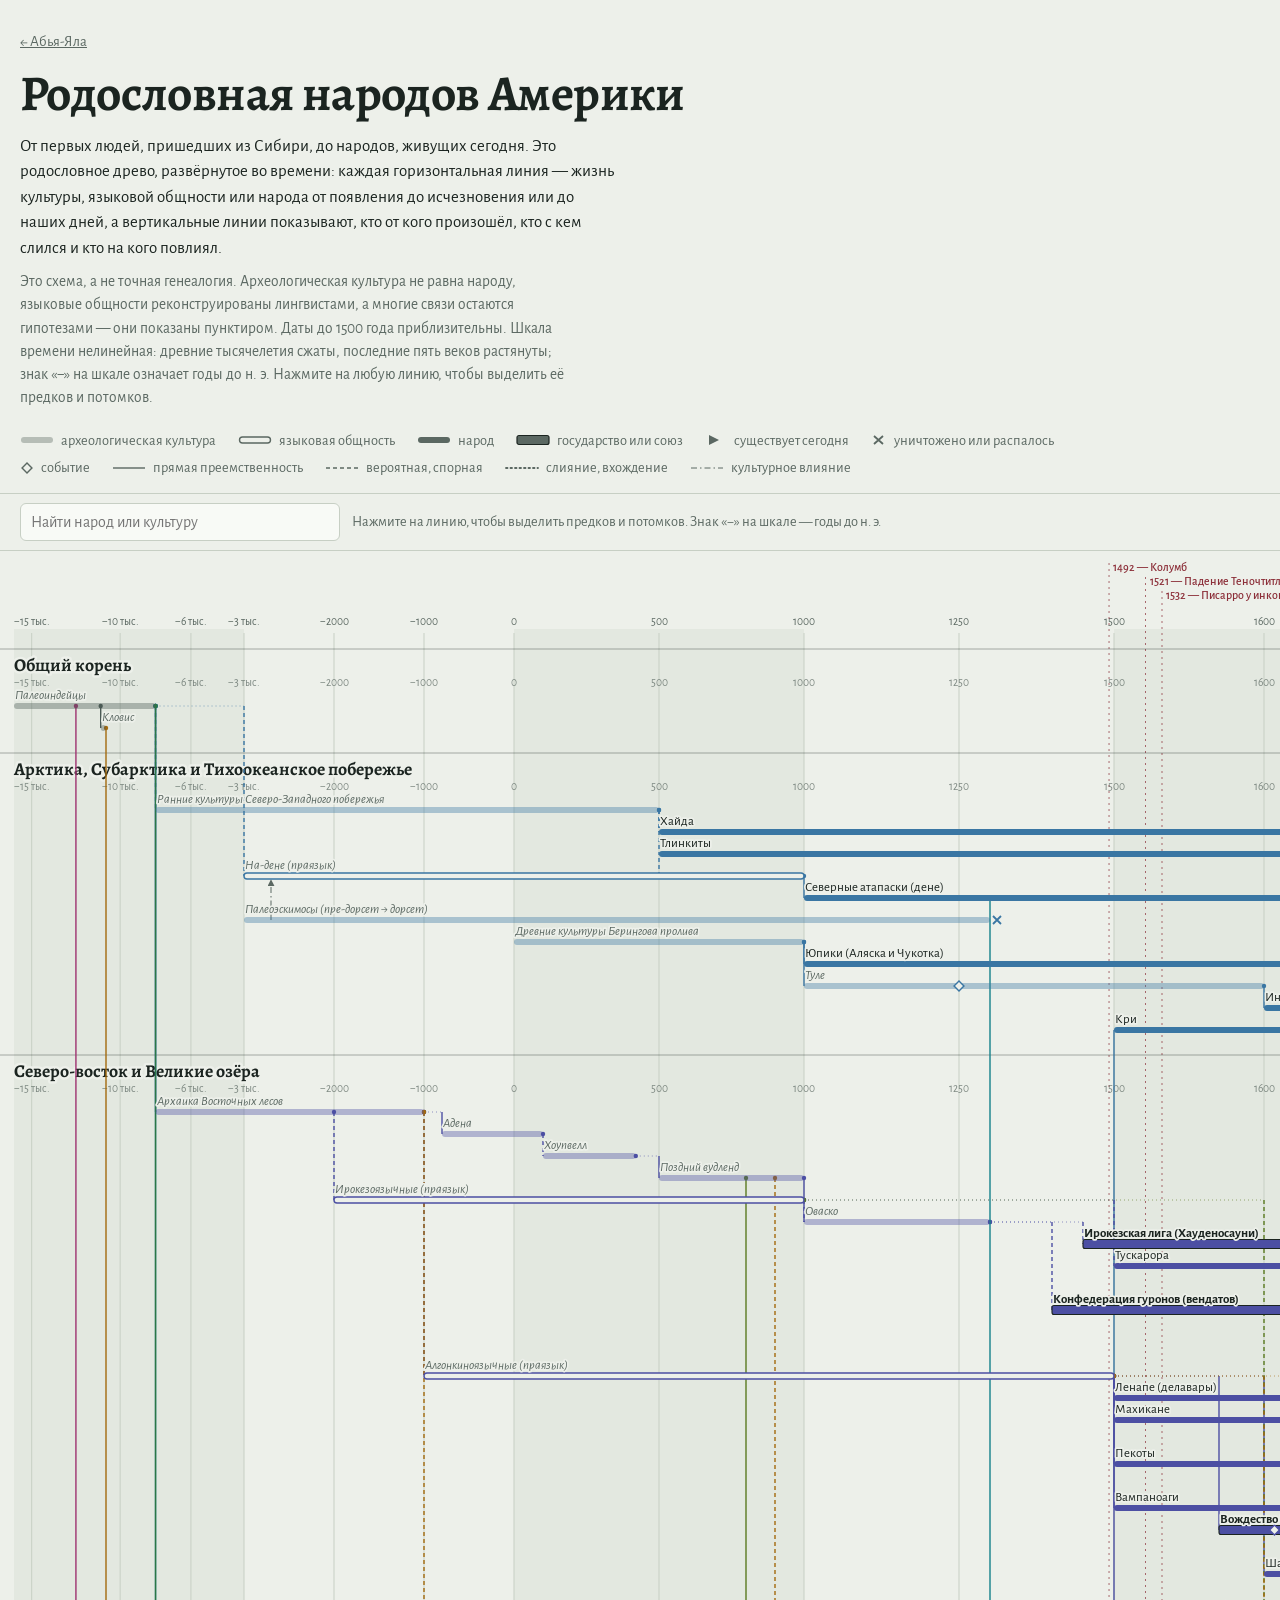
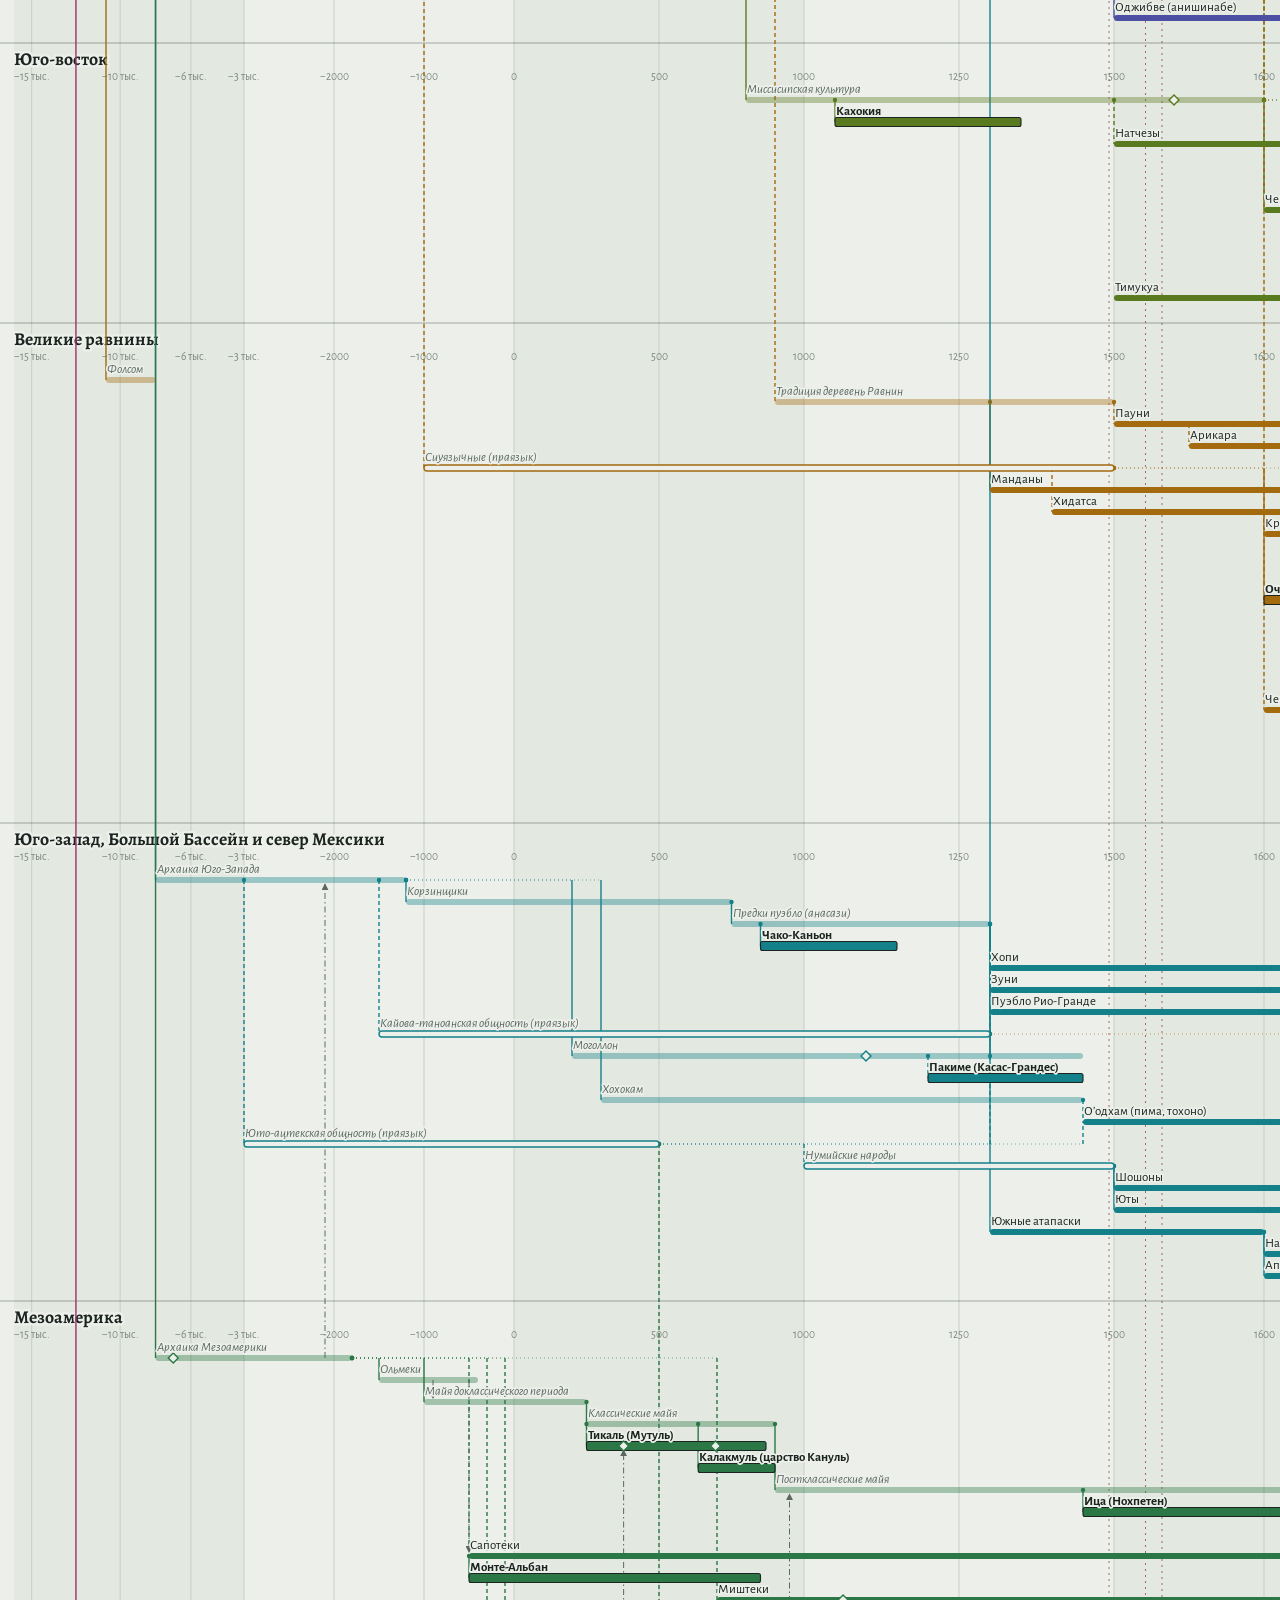
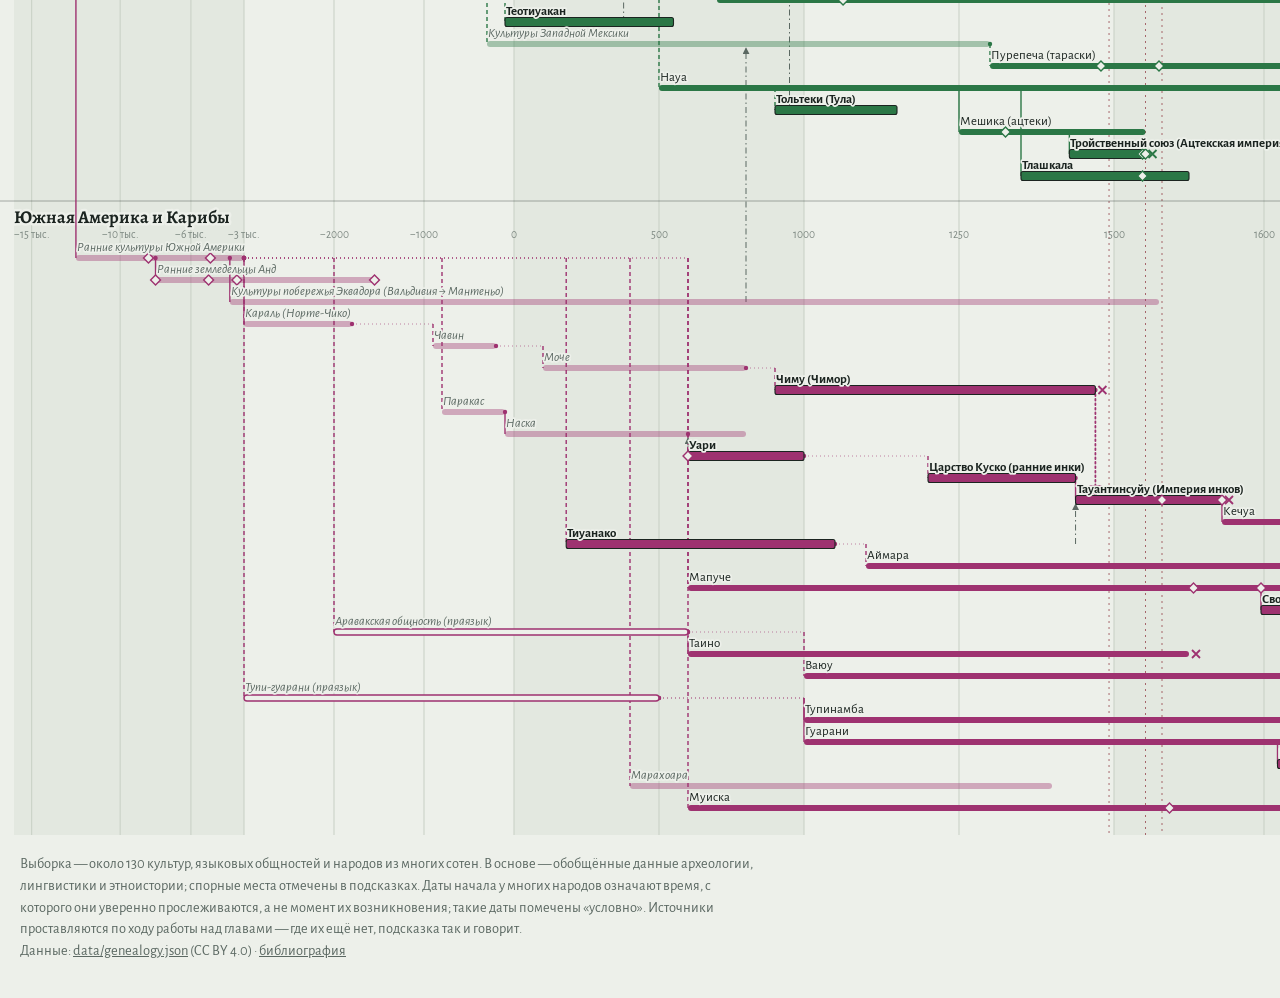
<file: visuals/genealogy/index.html>
<!DOCTYPE html>
<html lang="ru">
<head>
<meta charset="utf-8">
<meta name="viewport" content="width=device-width, initial-scale=1, viewport-fit=cover">
<title>Родословная народов Америки</title>
<link rel="preconnect" href="https://fonts.googleapis.com">
<link rel="preconnect" href="https://fonts.gstatic.com" crossorigin>
<link rel="stylesheet" href="../shared/tokens.css">
<link href="https://fonts.googleapis.com/css2?family=Alegreya:wght@500;700&family=Alegreya+Sans:ital,wght@0,400;0,500;0,700;1,400&display=swap" rel="stylesheet">
<style>
:root{
  box-sizing:border-box;
  padding-top:env(safe-area-inset-top,0px);
  padding-bottom:env(safe-area-inset-bottom,0px);
}
html{scroll-padding-top:env(safe-area-inset-top,0px)}
*,*::before,*::after{box-sizing:inherit}
body{margin:0;background:var(--bg);color:var(--ink);font-family:var(--sans);font-size:17px;line-height:1.5}
header{padding:28px 20px 6px;max-width:780px}
h1{font-family:var(--serif);font-weight:700;font-size:clamp(32px,5.4vw,50px);line-height:1.02;margin:0 0 14px;letter-spacing:-.012em}
.lede{margin:0 0 10px;max-width:66ch}
.note{color:var(--muted);font-size:15.5px;margin:0 0 10px;max-width:68ch}
.legend{display:flex;flex-wrap:wrap;gap:6px 22px;padding:4px 20px 14px;font-size:14.5px;color:var(--muted);max-width:1100px}
.legend span{display:inline-flex;align-items:center;gap:7px;white-space:nowrap}
.legend svg{flex:none}
.controls{position:sticky;top:0;z-index:6;background:var(--bg);border-top:1px solid var(--rule);border-bottom:1px solid var(--rule);padding:9px 20px;display:flex;flex-wrap:wrap;gap:8px 12px;align-items:center}
.controls input{font:inherit;font-size:16px;color:var(--ink);background:var(--panel);border:1px solid var(--rule);border-radius:6px;padding:6px 10px;width:min(320px,100%)}
.controls input:focus-visible,.controls button:focus-visible{outline:2px solid var(--ink);outline-offset:2px}
.controls button{font:inherit;font-size:15px;color:var(--ink);background:transparent;border:1px solid var(--rule);border-radius:6px;padding:6px 12px;cursor:pointer}
.controls button[hidden]{display:none}
.controls .hint{color:var(--muted);font-size:14.5px}
#wrap{overflow-x:auto;overflow-y:hidden;-webkit-overflow-scrolling:touch}
svg#chart{display:block}
.band{fill:var(--band)}
.grid{stroke:var(--rule);stroke-width:1}
.tick{font-family:var(--sans);font-size:11.5px;fill:var(--muted)}
.mile{stroke:var(--mile);stroke-width:1;stroke-dasharray:2 4;opacity:.7}
.mile-l{font-family:var(--sans);font-size:12px;font-weight:500;fill:var(--mile)}
.lane-rule{stroke:var(--ink);stroke-width:1;opacity:.35}
.lane-title{font-family:var(--serif);font-weight:700;font-size:18px;fill:var(--ink);paint-order:stroke;stroke:var(--bg);stroke-width:5px;stroke-linejoin:round}
.lbl{font-family:var(--sans);font-size:13px;fill:var(--ink);paint-order:stroke;stroke:var(--bg);stroke-width:3.5px;stroke-linejoin:round;pointer-events:none}
.lbl.c,.lbl.l{font-style:italic;fill:var(--muted)}
.lbl.g{font-weight:700}
.edge path{fill:none;stroke-width:1.4}
.edge .gap{stroke-dasharray:1 3;stroke-width:1;opacity:.6}
.edge.prob .v{stroke-dasharray:4 3}
.edge.merge .v{stroke-dasharray:1.5 3;stroke-linecap:round;stroke-width:1.8}
.edge.infl path{stroke:var(--muted);stroke-width:1;stroke-dasharray:6 3 1.5 3}
.node{cursor:pointer;outline:none}
.node .hit{fill:transparent}
.node:focus-visible .hit{stroke:var(--ink);stroke-width:1.5;stroke-dasharray:3 2}
.node:hover .lbl{text-decoration:underline;text-decoration-thickness:1px;text-underline-offset:2px}
svg.has-sel .node:not(.on),svg.has-sel .edge:not(.on){opacity:.13}
svg.has-sel .node.sel .lbl{font-weight:700;text-decoration:underline}
.node,.edge{transition:opacity .18s}
@media (prefers-reduced-motion: reduce){.node,.edge{transition:none}}
#tip{position:fixed;z-index:20;display:none;max-width:380px;background:var(--panel);color:var(--ink);border:1px solid var(--rule);border-left:4px solid var(--tc,var(--ink));border-radius:6px;padding:12px 14px 12px;box-shadow:0 8px 28px rgba(15,25,20,.2);font-size:15px;line-height:1.45}
#tip h3{font-family:var(--serif);font-size:21px;line-height:1.15;margin:0 26px 4px 0}
#tip .kind{color:var(--muted);font-size:13.5px;margin-bottom:2px}
#tip .dates{font-weight:500;margin-bottom:6px}
#tip p{margin:0 0 8px}
#tip .rel{margin:0 0 5px;font-size:14.5px}
#tip .rel b{font-weight:500;color:var(--muted)}
#tip .go{color:inherit;text-decoration:underline;text-decoration-color:var(--rule);text-underline-offset:2px;cursor:pointer;background:none;border:0;padding:0;font:inherit}
#tip .go:hover{text-decoration-color:var(--ink)}
#tip ul{margin:4px 0 0;padding-left:18px;font-size:14.5px}
#tip .x{position:absolute;top:6px;right:8px;background:none;border:0;color:var(--muted);font-size:22px;line-height:1;cursor:pointer;padding:4px 6px}
#tip.pinned{pointer-events:auto}
#tip:not(.pinned){pointer-events:none}
#tip:not(.pinned) .x{display:none}
@media (max-width:640px){
  #tip{left:8px!important;right:8px;top:auto!important;bottom:calc(8px + env(safe-area-inset-bottom,0px));max-width:none;max-height:56vh;overflow:auto}
  header{padding-top:20px}
  .controls .hint{display:none}
}
#tip .src{margin:6px 0 0;font-size:13.5px;color:var(--muted)}
#tip .src a{color:inherit}
.load-err{padding:8px 20px 24px;max-width:68ch}
.back{display:inline-block;margin:0 0 14px;color:var(--muted);font-size:15px}
footer a{color:inherit}
footer{padding:18px 20px 36px;color:var(--muted);font-size:14.5px;max-width:780px}
</style>
</head>
<body>
<header>
  <a class="back" href="../../">← Абья-Яла</a>
  <h1>Родословная народов Америки</h1>
  <p class="lede">От первых людей, пришедших из Сибири, до народов, живущих сегодня. Это родословное древо, развёрнутое во времени: каждая горизонтальная линия — жизнь культуры, языковой общности или народа от появления до исчезновения или до наших дней, а вертикальные линии показывают, кто от кого произошёл, кто с кем слился и кто на кого повлиял.</p>
  <p class="note">Это схема, а не точная генеалогия. Археологическая культура не равна народу, языковые общности реконструированы лингвистами, а многие связи остаются гипотезами — они показаны пунктиром. Даты до 1500 года приблизительны. Шкала времени нелинейная: древние тысячелетия сжаты, последние пять веков растянуты; знак «−» на шкале означает годы до н. э. Нажмите на любую линию, чтобы выделить её предков и потомков.</p>
</header>
<div class="legend" aria-label="Условные обозначения">
  <span><svg width="34" height="10"><rect x="1" y="2" width="32" height="6" rx="3" fill="var(--muted)" fill-opacity=".38"/></svg>археологическая культура</span>
  <span><svg width="34" height="10"><rect x="1.5" y="2" width="31" height="6" rx="3" fill="var(--bg)" stroke="var(--muted)" stroke-width="1.4"/></svg>языковая общность</span>
  <span><svg width="34" height="10"><rect x="1" y="2" width="32" height="6" rx="3" fill="var(--muted)"/></svg>народ</span>
  <span><svg width="34" height="12"><rect x="1" y="1.5" width="32" height="9" rx="2" fill="var(--muted)" stroke="var(--ink)" stroke-width="1.2"/></svg>государство или союз</span>
  <span><svg width="22" height="12"><polygon points="4,1 14,6 4,11" fill="var(--muted)"/></svg>существует сегодня</span>
  <span><svg width="16" height="12"><path d="M3 2 L12 10 M12 2 L3 10" stroke="var(--muted)" stroke-width="1.8"/></svg>уничтожено или распалось</span>
  <span><svg width="14" height="14"><rect x="3.5" y="3.5" width="7" height="7" transform="rotate(45 7 7)" fill="var(--bg)" stroke="var(--muted)" stroke-width="1.4"/></svg>событие</span>
  <span><svg width="34" height="10"><path d="M1 5 H33" stroke="var(--muted)" stroke-width="1.4"/></svg>прямая преемственность</span>
  <span><svg width="34" height="10"><path d="M1 5 H33" stroke="var(--muted)" stroke-width="1.4" stroke-dasharray="4 3"/></svg>вероятная, спорная</span>
  <span><svg width="34" height="10"><path d="M1 5 H33" stroke="var(--muted)" stroke-width="1.8" stroke-dasharray="1.5 3" stroke-linecap="round"/></svg>слияние, вхождение</span>
  <span><svg width="34" height="10"><path d="M1 5 H33" stroke="var(--muted)" stroke-width="1" stroke-dasharray="6 3 1.5 3"/></svg>культурное влияние</span>
</div>
<div class="controls">
  <input id="q" type="search" list="names" placeholder="Найти народ или культуру" aria-label="Поиск по графу" autocomplete="off">
  <datalist id="names"></datalist>
  <button id="reset" type="button" hidden>Снять выделение</button>
  <span class="hint">Нажмите на линию, чтобы выделить предков и потомков. Знак «−» на шкале — годы до н. э.</span>
</div>
<div id="wrap"><svg id="chart" role="img" aria-label="Граф происхождения культур и народов Америки"></svg></div>
<div id="tip" role="dialog" aria-live="polite"></div>
<footer>Выборка — около 130 культур, языковых общностей и народов из многих сотен. В основе — обобщённые данные археологии, лингвистики и этноистории; спорные места отмечены в подсказках. Даты начала у многих народов означают время, с которого они уверенно прослеживаются, а не момент их возникновения; такие даты помечены «условно». Источники проставляются по ходу работы над главами — где их ещё нет, подсказка так и говорит.<br>Данные: <a href="https://github.com/WesAIX/abya-yala/blob/main/data/genealogy.json">data/genealogy.json</a> (CC BY 4.0) · <a href="../../bibliography.html">библиография</a></footer>

<script type="module">
const NOW = new Date().getFullYear();
const TYPE = {c:'Археологическая культура', l:'Языковая общность (реконструкция)', p:'Народ', g:'Государство или союз'};
const T_CODE = {culture:'c', language:'l', people:'p', polity:'g'};
const BIB_URL = '../../bibliography.html';

// ── Данные: data/genealogy.json и реестр источников
async function loadJSON(url){ const r = await fetch(url); if (!r.ok) throw new Error(`${url}: HTTP ${r.status}`); return r.json(); }
let G, BIB;
try {
  [G, BIB] = await Promise.all([loadJSON('../../data/genealogy.json'), loadJSON('../../sources/bibliography.json')]);
} catch (err) {
  document.getElementById('wrap').innerHTML = `<p class="load-err">Не удалось загрузить данные (${err.message}). Если страница открыта как файл, браузер не даёт ей читать соседние файлы: запустите в корне репозитория <code>uv run python -m http.server</code> и откройте <code>http://localhost:8000/visuals/genealogy/</code>.</p>`;
  throw err;
}
const REFS = Object.fromEntries(BIB.entries.map(e => [e.key, e]));
const LANES = G.lanes;
// Внутреннее представление — компактные поля исходной версии графа; p: суффикс «?» — связь вероятная или спорная.
const D = G.nodes.map(n => ({
  id: n.id, l: n.lane, t: T_CODE[n.type], n: n.name, d: n.description,
  s: n.start.year, sq: n.start.dating,
  e: n.end ? n.end.year : NOW, eq: n.end ? n.end.dating : null,
  end: n.fate === 'destroyed' ? 'x' : undefined,
  p: n.parents.map(p => p.id + (p.certainty === 'established' ? '' : '?')),
  ev: n.events.map(ev => [ev.year, ev.label]),
  src: n.sources, todo: n.todo || []
}));
const E = G.links.map(k => ({f: k.from, t: k.to, y: k.year, k: k.kind === 'merge' ? 'm' : 'i', d: k.description}));
const MILES = G.milestones.map(m => [m.year, m.label]);

const TICKS = [-15000,-10000,-6000,-3000,-2000,-1000,0,500,1000,1250,1500,1600,1700,1800,1900,2000];

// ── Модель
const byId = Object.fromEntries(D.map(d => [d.id, d]));
const up = {}, down = {}, inflIn = {}, inflOut = {};
D.forEach(d => { up[d.id] = []; down[d.id] = []; inflIn[d.id] = []; inflOut[d.id] = []; });
D.forEach(d => {
  d.par = (d.p || []).map(s => ({id: s.replace('?',''), prob: s.endsWith('?')}));
  d.par.forEach(p => {
    if (!byId[p.id]) { console.warn('нет узла', p.id); return; }
    up[d.id].push({id:p.id, k:p.prob?'prob':'desc'});
    down[p.id].push({id:d.id, k:p.prob?'prob':'desc'});
  });
});
E.forEach(e => {
  if (e.k === 'm') { up[e.t].push({id:e.f, k:'merge', y:e.y}); down[e.f].push({id:e.t, k:'merge', y:e.y}); }
  else { inflOut[e.f].push(e); inflIn[e.t].push(e); }
});

// ── Нелинейная шкала времени
const SEG = [[-16000,-3000,230],[-3000,0,270],[0,1000,290],[1000,1500,310],[1500,1800,450],[1800,NOW,330]];
const PADL = 14, PADR = 60, ROW = 22, LH = 48, TOPH = 92;
const W = PADL + SEG.reduce((a,s) => a + s[2], 0) + PADR;
function X(y){ let x = PADL; for (const [a,b,w] of SEG){ if (y <= b) return x + (Math.max(y,a) - a) / (b - a) * w; x += w; } return x; }

// ── Раскладка
let cy = TOPH; const laneTop = [];
LANES.forEach(L => {
  laneTop.push({L, y: cy});
  cy += LH;
  D.filter(d => d.l === L.id).forEach(d => { d.y = cy + 15; cy += ROW; });
  cy += 12;
});
const H = cy + 8;

const NS = 'http://www.w3.org/2000/svg';
const svg = document.getElementById('chart');
svg.setAttribute('width', W); svg.setAttribute('height', H); svg.setAttribute('viewBox', `0 0 ${W} ${H}`);
function el(tag, attrs, parent){ const e = document.createElementNS(NS, tag); for (const k in attrs) e.setAttribute(k, attrs[k]); (parent || svg).appendChild(e); return e; }
const col = l => `var(--c-${l})`;

// маркеры-стрелки по цвету региона
const defs = el('defs', {});
[...LANES.map(l => l.id), 'muted'].forEach(id => {
  const m = el('marker', {id:'arr-'+id, viewBox:'0 0 8 8', refX:'7', refY:'4', markerWidth:'7', markerHeight:'7', orient:'auto-start-reverse'}, defs);
  el('path', {d:'M0,0 L8,4 L0,8 z', style:`fill:${id==='muted' ? 'var(--muted)' : col(id)}`}, m);
});

// фон: полосы сегментов шкалы и сетка
const gBg = el('g', {});
{ let x = PADL; SEG.forEach((s,i) => { if (i % 2 === 0) el('rect', {class:'band', x, y:TOPH-14, width:s[2], height:H-TOPH+14}, gBg); x += s[2]; }); }
TICKS.forEach(t => el('line', {class:'grid', x1:X(t), x2:X(t), y1:TOPH-10, y2:H}, gBg));
const fmtTick = t => t <= -3000 ? `−${-t/1000} тыс.` : (t < 0 ? `−${-t}` : `${t}`);
TICKS.forEach(t => el('text', {class:'tick', x:X(t), y:TOPH-18, 'text-anchor':'middle'}, gBg).textContent = fmtTick(t));
MILES.forEach(([y,label], i) => {
  el('line', {class:'mile', x1:X(y), x2:X(y), y1:12 + (i%3)*14, y2:H}, gBg);
  el('text', {class:'mile-l', x:X(y)+4, y:20 + (i%3)*14}, gBg).textContent = `${y} — ${label}`;
});

// заголовки регионов
const laneTitles = [];
laneTop.forEach(({L, y}) => {
  el('line', {class:'lane-rule', x1:0, x2:W, y1:y+6, y2:y+6}, gBg);
  const t = el('text', {class:'lane-title', x:14, y:y+28}, gBg); t.textContent = L.name; laneTitles.push(t);
  TICKS.forEach(tk => el('text', {class:'tick', x:X(tk), y:y+43, 'text-anchor':'middle', opacity:.75}, gBg).textContent = fmtTick(tk));
});

// ── Рёбра
const gEdges = el('g', {});
const edgeEls = [];
function addEdge(from, to, yr, kind, desc){
  const g = el('g', {class:'edge ' + kind}, gEdges);
  g.dataset.f = from.id; g.dataset.t = to.id;
  const color = kind === 'infl' ? 'var(--muted)' : col(kind === 'merge' ? from.l : to.l);
  const t = Math.max(yr, from.s);
  const xs = X(Math.min(t, from.e)), xt = X(t);
  if (kind !== 'infl' && xt - xs > 2) el('path', {class:'gap', d:`M${xs},${from.y} H${xt}`, style:`stroke:${color}`}, g);
  const arrow = (kind === 'merge' || kind === 'infl') ? `url(#arr-${kind==='infl' ? 'muted' : from.l})` : null;
  const dy = to.y > from.y ? -4 : 4;
  const p = el('path', {class:'v', d:`M${xt},${from.y} V${to.y + (arrow ? dy : 0)}`, style:`stroke:${color}`}, g);
  if (arrow) p.setAttribute('marker-end', arrow);
  if (kind !== 'infl') el('circle', {cx: xt - Math.max(0, xt - xs) , cy: from.y, r: 2.2, style:`fill:${color}`}, g);
  if (desc) { const tt = el('title', {}, g); tt.textContent = desc; }
  edgeEls.push(g);
}
D.forEach(d => d.par.forEach(p => { if (byId[p.id]) addEdge(byId[p.id], d, d.s, p.prob ? 'prob' : 'desc'); }));
E.forEach(e => addEdge(byId[e.f], byId[e.t], e.y, e.k === 'm' ? 'merge' : 'infl', `${e.y < 0 ? '−'+(-e.y) : e.y}: ${e.d}`));

// ── Узлы
const gNodes = el('g', {});
const nodeEls = {};
D.forEach(d => {
  const g = el('g', {class:'node', tabindex:'0', role:'button', 'aria-label': d.n}, gNodes);
  g.dataset.id = d.id;
  const c = col(d.l), x1 = X(d.s), x2 = Math.max(X(d.e), x1 + 3);
  const nearEnd = x1 > W - 270;
  const labelW = d.n.length * 6.6 + 8;
  const hx = nearEnd ? x1 - labelW : x1 - 4;
  el('rect', {class:'hit', x:hx, y:d.y-17, width: Math.max(x2 - hx + 12, labelW + 8), height: ROW, rx:3}, g);
  if (d.t === 'c') el('rect', {x:x1, y:d.y-3, width:x2-x1, height:6, rx:3, style:`fill:${c}`, 'fill-opacity':.38}, g);
  else if (d.t === 'l') el('rect', {x:x1, y:d.y-3, width:x2-x1, height:6, rx:3, style:`fill:var(--bg);stroke:${c}`, 'stroke-width':1.4}, g);
  else if (d.t === 'p') el('rect', {x:x1, y:d.y-3, width:x2-x1, height:6, rx:3, style:`fill:${c}`}, g);
  else el('rect', {x:x1, y:d.y-4.5, width:x2-x1, height:9, rx:2, style:`fill:${c};stroke:var(--ink)`, 'stroke-width':1.1}, g);
  if (d.e >= NOW) el('polygon', {points:`${x2},${d.y-5.5} ${x2+9},${d.y} ${x2},${d.y+5.5}`, style:`fill:${c}`}, g);
  else if (d.end === 'x') el('path', {d:`M${x2+3},${d.y-4} l8,8 M${x2+11},${d.y-4} l-8,8`, style:`stroke:${c}`, 'stroke-width':1.8, fill:'none'}, g);
  (d.ev || []).forEach(([yr, label]) => {
    const ex = X(yr);
    const r = el('rect', {x:ex-3.5, y:d.y-3.5, width:7, height:7, transform:`rotate(45 ${ex} ${d.y})`, style:`fill:var(--bg);stroke:${c}`, 'stroke-width':1.4}, g);
    const tt = el('title', {}, r); tt.textContent = `${yr < 0 ? -yr + ' до н. э.' : yr}: ${label}`;
  });
  const lbl = el('text', {class:'lbl ' + d.t, x: nearEnd ? x1 - 6 : x1 + 1, y: nearEnd ? d.y + 4 : d.y - 7, 'text-anchor': nearEnd ? 'end' : 'start'}, g);
  lbl.textContent = d.n;
  nodeEls[d.id] = g;
});

// ── Подсказка и выделение
const tip = document.getElementById('tip');
const resetBtn = document.getElementById('reset');
let pinned = null;
// q — поле dating; null — конца нет, народ существует сегодня
const fy = (y, q) => q == null ? 'наши дни' : `${q === 'documented' ? '' : '≈ '}${y < 0 ? `${(-y).toLocaleString('ru-RU')} г. до н. э.` : `${y} г.`}${q === 'conventional' ? ' (условно)' : ''}`;
const link = id => `<button class="go" data-go="${id}">${byId[id].n}</button>`;

function tipHTML(d){
  const L = LANES.find(l => l.id === d.l).name;
  let h = `<button class="x" aria-label="Закрыть">×</button>`;
  h += `<div class="kind">${TYPE[d.t]}, ${L}</div><h3>${d.n}</h3>`;
  h += `<div class="dates">${fy(d.s, d.sq)} — ${fy(d.e, d.eq)}${d.end === 'x' ? ' (уничтожено или распалось)' : ''}</div>`;
  h += `<p>${d.d}</p>`;
  const ups = up[d.id].filter(u => u.k !== 'merge'), ins = up[d.id].filter(u => u.k === 'merge');
  const dws = down[d.id].filter(u => u.k !== 'merge'), outs = down[d.id].filter(u => u.k === 'merge');
  if (ups.length) h += `<div class="rel"><b>Происходит от:</b> ${ups.map(u => link(u.id) + (u.k === 'prob' ? ' (вероятно)' : '')).join(', ')}</div>`;
  if (ins.length) h += `<div class="rel"><b>Вобрал:</b> ${ins.map(u => `${link(u.id)} (${u.y})`).join(', ')}</div>`;
  if (dws.length) h += `<div class="rel"><b>Дальше:</b> ${dws.map(u => link(u.id) + (u.k === 'prob' ? ' (вероятно)' : '')).join(', ')}</div>`;
  if (outs.length) h += `<div class="rel"><b>Влился в:</b> ${outs.map(u => `${link(u.id)} (${u.y})`).join(', ')}</div>`;
  if (inflIn[d.id].length) h += `<div class="rel"><b>Влияние:</b> ${inflIn[d.id].map(e => `${link(e.f)} — ${e.d}`).join('; ')}</div>`;
  if (inflOut[d.id].length) h += `<div class="rel"><b>Повлиял на:</b> ${inflOut[d.id].map(e => `${link(e.t)} — ${e.d}`).join('; ')}</div>`;
  if (d.ev && d.ev.length) h += `<ul>${d.ev.map(([y,l]) => `<li>${y < 0 ? (-y) + ' до н. э.' : y} — ${l}</li>`).join('')}</ul>`;
  h += srcHTML(d);
  return h;
}
function refLabel(s){
  const r = REFS[s.ref];
  if (!r) return s.ref;
  const label = `${r.authors[0].split(',')[0]} ${r.year}${s.loc ? ', ' + s.loc : ''}`;
  return `<a href="${BIB_URL}#${s.ref}">${label}</a>`;
}
function srcHTML(d){
  let h = d.src.length ? `<div class="src"><b>Источники:</b> ${d.src.map(refLabel).join('; ')}</div>` : '<div class="src">Источник ещё не указан.</div>';
  if (d.todo.length) h += `<div class="src"><b>На проверке:</b> ${d.todo.join(' ')}</div>`;
  return h;
}
function showTip(d, px, py, pin){
  tip.innerHTML = tipHTML(d);
  tip.style.setProperty('--tc', col(d.l));
  tip.classList.toggle('pinned', !!pin);
  tip.style.display = 'block';
  placeTip(px, py);
}
function placeTip(px, py){
  const r = tip.getBoundingClientRect();
  let x = px + 16, y = py + 16;
  if (x + r.width > innerWidth - 8) x = Math.max(8, px - r.width - 16);
  if (y + r.height > innerHeight - 8) y = Math.max(8, innerHeight - r.height - 8);
  tip.style.left = x + 'px'; tip.style.top = y + 'px';
}
function hideTip(){ tip.style.display = 'none'; tip.classList.remove('pinned'); }

function lineage(id){
  const set = new Set([id]);
  const walk = (start, adj) => { const st = [start]; while (st.length){ const cur = st.pop(); adj[cur].forEach(n => { if (!set.has(n.id)) { set.add(n.id); st.push(n.id); } }); } };
  walk(id, up); walk(id, down);
  return set;
}
function select(id, px, py, scroll){
  const d = byId[id]; if (!d) return;
  pinned = id;
  const set = lineage(id);
  svg.classList.add('has-sel');
  Object.entries(nodeEls).forEach(([k, g]) => { g.classList.toggle('on', set.has(k)); g.classList.toggle('sel', k === id); });
  edgeEls.forEach(g => g.classList.toggle('on', set.has(g.dataset.f) && set.has(g.dataset.t)));
  resetBtn.hidden = false;
  if (scroll){
    const wrap = document.getElementById('wrap');
    wrap.scrollLeft = Math.max(0, X(d.s) - 120);
    const top = svg.getBoundingClientRect().top + scrollY + d.y - innerHeight * 0.35;
    window.scrollTo({top, behavior: matchMedia('(prefers-reduced-motion: reduce)').matches ? 'auto' : 'smooth'});
        px = px ?? Math.min(innerWidth - 40, Math.max(20, X(d.s) - wrap.scrollLeft)); py = py ?? innerHeight * 0.35;
  }
  showTip(d, px ?? 40, py ?? 120, true);
}
function clearSel(){
  pinned = null;
  svg.classList.remove('has-sel');
  Object.values(nodeEls).forEach(g => g.classList.remove('on','sel'));
  edgeEls.forEach(g => g.classList.remove('on'));
  resetBtn.hidden = true;
  hideTip();
}

const finePointer = matchMedia('(hover: hover) and (pointer: fine)').matches;
Object.entries(nodeEls).forEach(([id, g]) => {
  g.addEventListener('click', ev => { ev.stopPropagation(); select(id, ev.clientX, ev.clientY, false); });
  g.addEventListener('keydown', ev => { if (ev.key === 'Enter' || ev.key === ' ') { ev.preventDefault(); const r = g.getBoundingClientRect(); select(id, r.left + 20, r.bottom, false); } });
  if (finePointer){
    g.addEventListener('mouseenter', ev => { if (!pinned) showTip(byId[id], ev.clientX, ev.clientY, false); });
    g.addEventListener('mousemove', ev => { if (!pinned) placeTip(ev.clientX, ev.clientY); });
    g.addEventListener('mouseleave', () => { if (!pinned) hideTip(); });
  }
});
svg.addEventListener('click', () => { if (pinned) clearSel(); });
tip.addEventListener('click', ev => {
  const go = ev.target.closest('[data-go]');
  if (go) { select(go.dataset.go, null, null, true); return; }
  if (ev.target.closest('.x')) clearSel();
});
resetBtn.addEventListener('click', clearSel);
document.addEventListener('keydown', ev => { if (ev.key === 'Escape') clearSel(); });
window.addEventListener('scroll', () => { if (pinned && innerWidth > 640) hideTip(); }, {passive:true});

// поиск
const q = document.getElementById('q'), dl = document.getElementById('names');
[...D].sort((a,b) => a.n.localeCompare(b.n, 'ru')).forEach(d => { const o = document.createElement('option'); o.value = d.n; dl.appendChild(o); });
function findNode(v){ v = v.trim().toLowerCase(); if (!v) return null; return D.find(d => d.n.toLowerCase() === v) || D.find(d => d.n.toLowerCase().includes(v)); }
q.addEventListener('change', () => { const d = findNode(q.value); if (d) select(d.id, null, null, true); });
q.addEventListener('keydown', ev => { if (ev.key === 'Enter') { const d = findNode(q.value); if (d) select(d.id, null, null, true); } });

// названия регионов «прилипают» к левому краю при горизонтальной прокрутке
const wrap = document.getElementById('wrap');
let raf = 0;
wrap.addEventListener('scroll', () => {
  if (raf) return;
  raf = requestAnimationFrame(() => { raf = 0; laneTitles.forEach(t => t.setAttribute('x', wrap.scrollLeft + 14)); if (pinned && innerWidth > 640) hideTip(); });
}, {passive:true});
</script>
</body>
</html>
</file>
<file: visuals/shared/tokens.css>
/* Общие токены оформления для всех визуализаций.
   --c-* — цвета регионов графа родословной (поле lane в data/genealogy.json).
   --z-* — цвета четырёх культурных зон (data/zones.json): север, переходная зона,
   Мезоамерика, Южная Америка и Карибы. Палитра зон проверена валидатором dataviz
   на различимость соседних пар при дальтонизме, отдельно для светлой и тёмной тем. */
:root{
  --bg:#EDF0EA; --ink:#1B2420; --muted:#5B6862; --rule:#C7CFC4; --band:#E3E8E0; --panel:#F8FAF6; --mile:#8C2F39;
  --c-root:#4B5A55; --c-n:#3A76A3; --c-ne:#4C4FA3; --c-se:#5A7A20; --c-pl:#A36A0E; --c-sw:#13808A; --c-ma:#2B7746; --c-sa:#9E3270;
  --z-n:#A36A0E; --z-t:#007A9A; --z-m:#4F9A3A; --z-s:#B03A84;
  --serif:"Alegreya",Georgia,"Times New Roman",serif;
  --sans:"Alegreya Sans","Segoe UI",Roboto,"Helvetica Neue",Arial,sans-serif;
  color-scheme:light;
}
@media (prefers-color-scheme: dark){
  :root:not([data-theme="light"]){
    --bg:#141A18; --ink:#E2E8E3; --muted:#97A59E; --rule:#2E3934; --band:#19211E; --panel:#1F2825; --mile:#E58690;
    --c-root:#9AABA4; --c-n:#7DB4DE; --c-ne:#9A9EEC; --c-se:#A8C760; --c-pl:#E3AF52; --c-sw:#4FC6CF; --c-ma:#6EC28E; --c-sa:#E27DB5;
    --z-n:#BA8628; --z-t:#2A9CC4; --z-m:#62A443; --z-s:#CF60A5;
    color-scheme:dark;
  }
}
:root[data-theme="dark"]{
  --bg:#141A18; --ink:#E2E8E3; --muted:#97A59E; --rule:#2E3934; --band:#19211E; --panel:#1F2825; --mile:#E58690;
  --c-root:#9AABA4; --c-n:#7DB4DE; --c-ne:#9A9EEC; --c-se:#A8C760; --c-pl:#E3AF52; --c-sw:#4FC6CF; --c-ma:#6EC28E; --c-sa:#E27DB5;
  --z-n:#BA8628; --z-t:#2A9CC4; --z-m:#62A443; --z-s:#CF60A5;
  color-scheme:dark;
}
</file>
